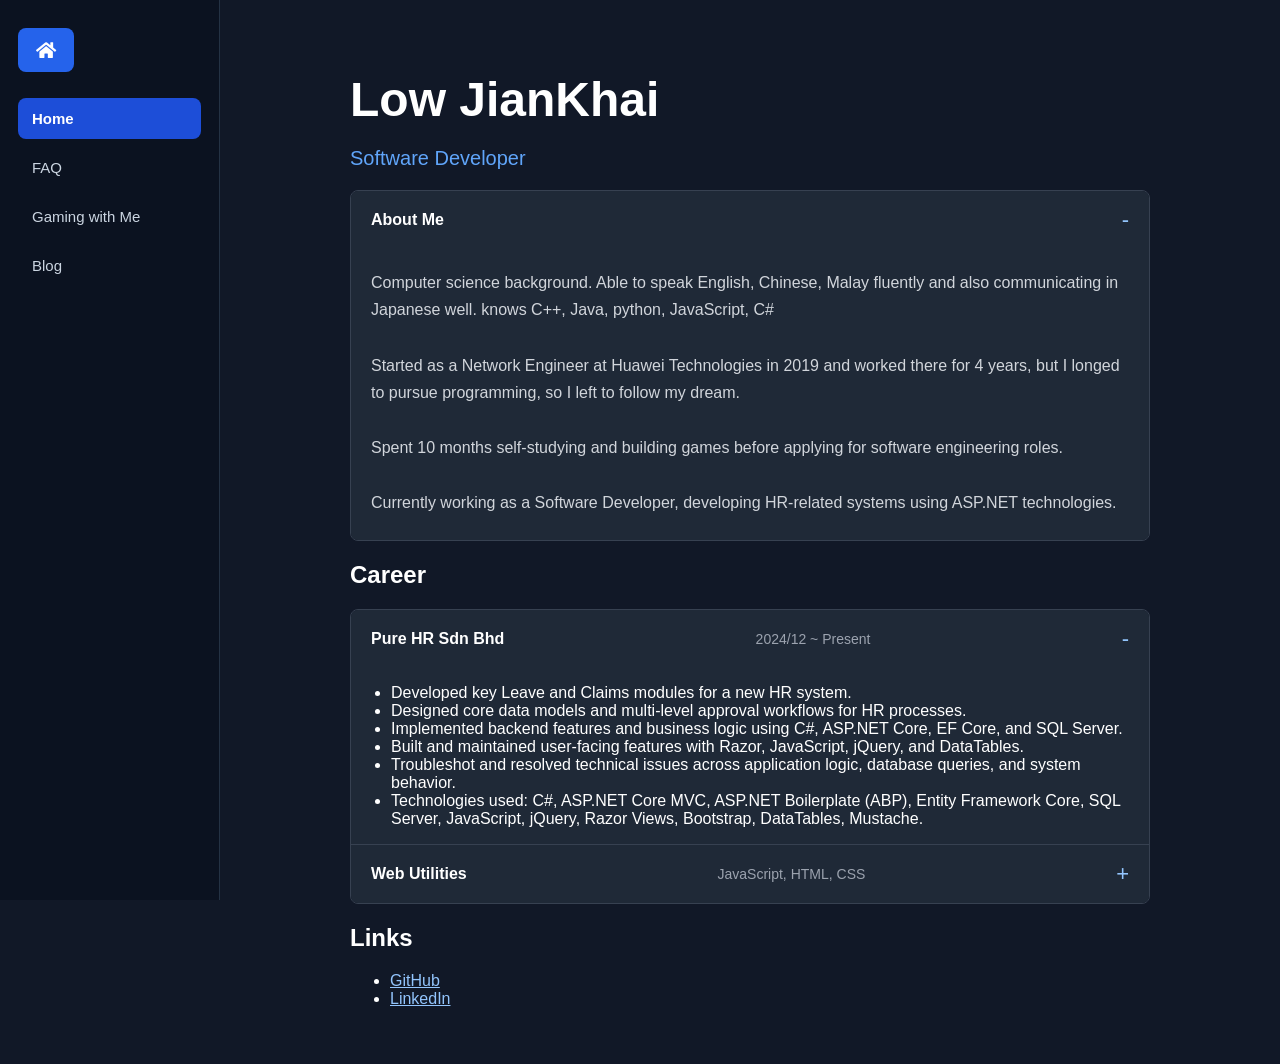
<file: index.html>
<!DOCTYPE html>
<html lang="en">
<head>
    <meta charset="UTF-8">
    <meta name="viewport" content="width=device-width, initial-scale=1.0">
    <title>Low JianKhai</title>
    <link rel="stylesheet" href="https://cdnjs.cloudflare.com/ajax/libs/font-awesome/5.15.4/css/all.min.css">
    <link rel="stylesheet" href="style.css">
</head>
<body>
    <nav class="side-nav" aria-label="Primary navigation">
        <a class="nav-brand" href="index.html">
            <i class="fas fa-home"></i>
        </a>
        <a class="nav-link active" href="index.html">Home</a>
        <a class="nav-link" href="faq.html">FAQ</a>
        <a class="nav-link" href="gaming.html">Gaming with Me</a>
        <a class="nav-link" href="blog.html">Blog</a>
    </nav>

    <div class="container">
        <h1>Low JianKhai</h1>

        <p class="subtitle">
            Software Developer
        </p>

        <div class="accordion">
            <details class="accordion-item" open>
                <summary>
                    <span>About Me</span>
                </summary>
                <p>
                    Computer science background. Able to speak English, Chinese, Malay fluently and also communicating in Japanese well.
                    knows C++, Java, python, JavaScript, C#
                </p>
                <p>Started as a Network Engineer at Huawei Technologies in 2019 and worked there for 4 years, but I longed to pursue programming, so I left to follow my dream.</p>
                <p>Spent 10 months self-studying and building games before applying for software engineering roles.</p>
                <p>Currently working as a Software Developer, developing HR-related systems using ASP.NET technologies.</p>
            </details>
        </div>

        <h2>Career</h2>

        <div class="accordion">
            <details class="accordion-item" open>
                <summary>
                    <span>Pure HR Sdn Bhd</span>
                    <span class="summary-meta">2024/12 ~ Present</span>
                </summary>
                <ul>
                    <li>Developed key Leave and Claims modules for a new HR system.</li>
                    <li>Designed core data models and multi-level approval workflows for HR processes.</li>
                    <li>Implemented backend features and business logic using C#, ASP.NET Core, EF Core, and SQL Server.</li>
                    <li>Built and maintained user-facing features with Razor, JavaScript, jQuery, and DataTables.</li>
                    <li>Troubleshot and resolved technical issues across application logic, database queries, and system behavior.</li>
                    <li>
                        Technologies used: C#, ASP.NET Core MVC, ASP.NET Boilerplate (ABP), Entity Framework Core,
                        SQL Server, JavaScript, jQuery, Razor Views, Bootstrap, DataTables, Mustache.
                    </li>
                </ul>
            </details>

            <details class="accordion-item">
                <summary>
                    <span>Web Utilities</span>
                    <span class="summary-meta">JavaScript, HTML, CSS</span>
                </summary>
                <p>
                    Focused browser-based tools and lightweight interfaces built for clarity,
                    speed, and practical use.
                </p>
            </details>
        </div>

        <h2>Links</h2>

        <ul>
            <li>
                <a href="https://github.com/yuuki5267">
                    GitHub
                </a>
            </li>
            <li>
                <a href="https://www.linkedin.com/in/jiankhai-low-479344166/">
                    LinkedIn
                </a>
            </li>
        </ul>
        </div>
</body>
</html>
</file>
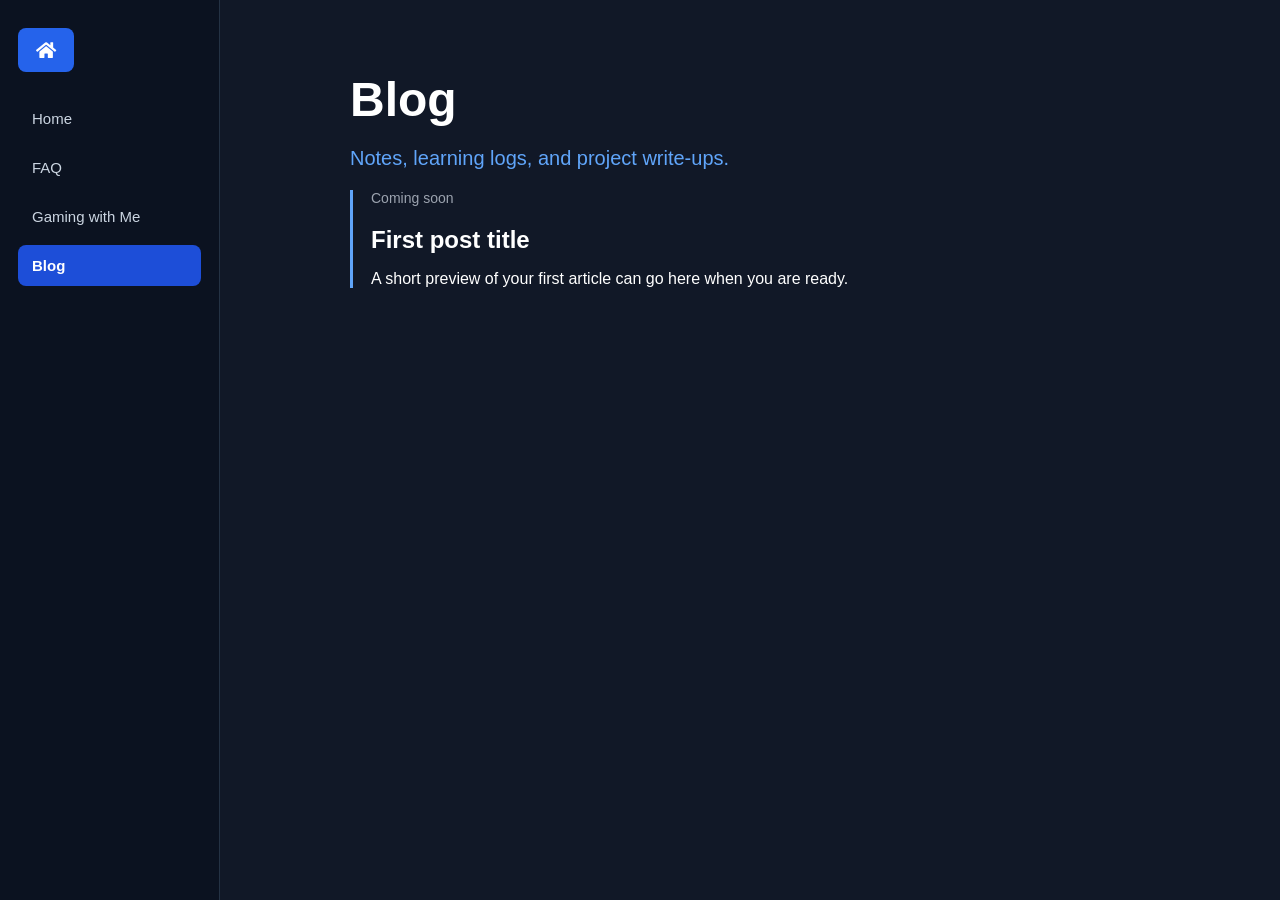
<file: blog.html>
<!DOCTYPE html>
<html lang="en">
<head>
    <meta charset="UTF-8">
    <meta name="viewport" content="width=device-width, initial-scale=1.0">
    <title>Blog | Low JianKhai</title>
    <link rel="stylesheet" href="https://cdnjs.cloudflare.com/ajax/libs/font-awesome/5.15.4/css/all.min.css">
    <link rel="stylesheet" href="style.css">
</head>
<body>
    <nav class="side-nav" aria-label="Primary navigation">
        <a class="nav-brand" href="index.html">
            <i class="fas fa-home"></i>
        </a>
        <a class="nav-link" href="index.html">Home</a>
        <a class="nav-link" href="faq.html">FAQ</a>
        <a class="nav-link" href="gaming.html">Gaming with Me</a>
        <a class="nav-link active" href="blog.html">Blog</a>
    </nav>

    <div class="container">
        <h1>Blog</h1>

        <p class="subtitle">
            Notes, learning logs, and project write-ups.
        </p>

        <div class="post-list">
            <article class="post-preview">
                <p class="post-date">Coming soon</p>
                <h2>First post title</h2>
                <p>
                    A short preview of your first article can go here when you are ready.
                </p>
            </article>
        </div>
    </div>
</body>
</html>
</file>
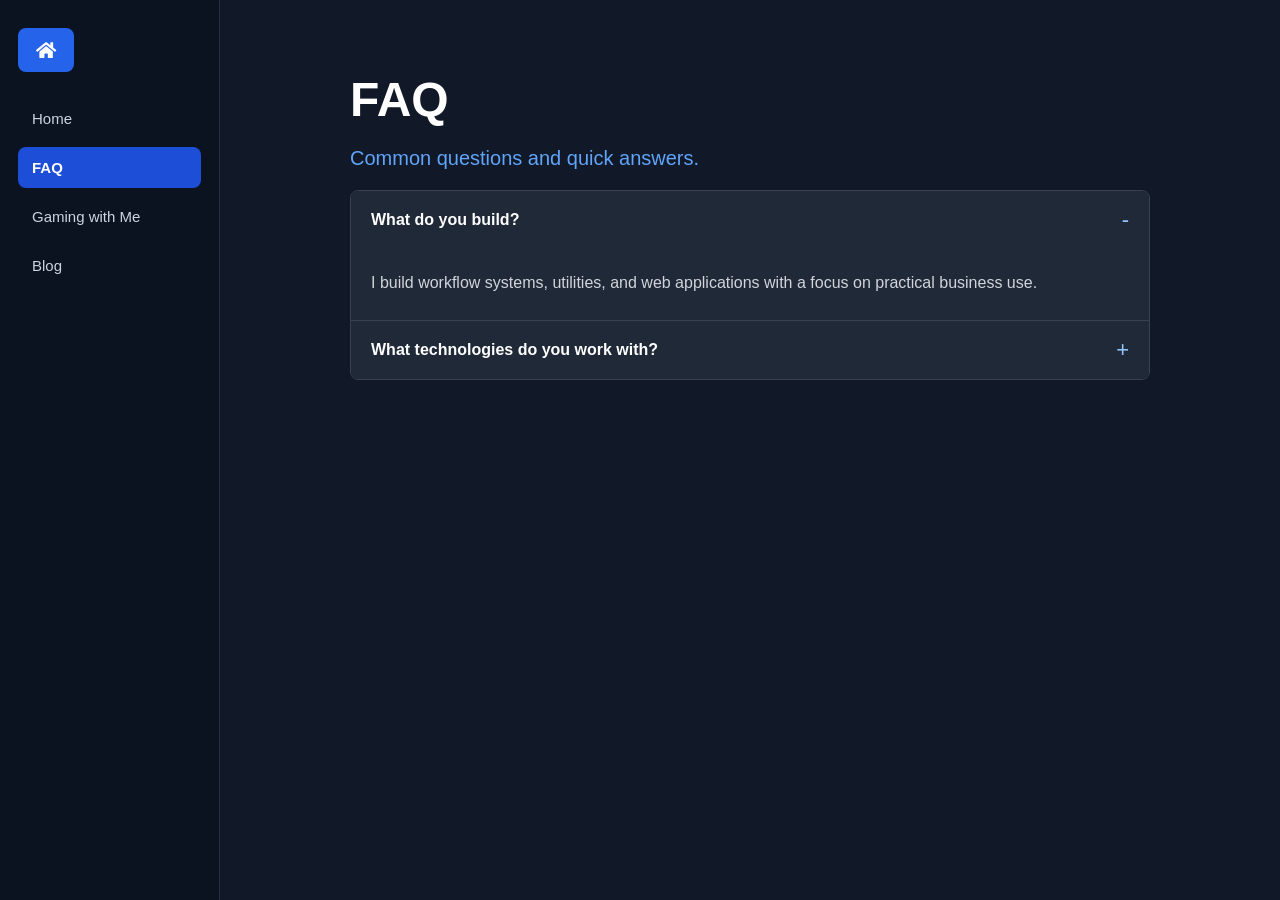
<file: faq.html>
<!DOCTYPE html>
<html lang="en">
<head>
    <meta charset="UTF-8">
    <meta name="viewport" content="width=device-width, initial-scale=1.0">
    <title>FAQ | Low JianKhai</title>
    <link rel="stylesheet" href="https://cdnjs.cloudflare.com/ajax/libs/font-awesome/5.15.4/css/all.min.css">
    <link rel="stylesheet" href="style.css">
</head>
<body>
    <nav class="side-nav" aria-label="Primary navigation">
        <a class="nav-brand" href="index.html">
            <i class="fas fa-home"></i>
        </a>
        <a class="nav-link" href="index.html">Home</a>
        <a class="nav-link active" href="faq.html">FAQ</a>
        <a class="nav-link" href="gaming.html">Gaming with Me</a>
        <a class="nav-link" href="blog.html">Blog</a>
    </nav>

    <div class="container">
        <h1>FAQ</h1>

        <p class="subtitle">
            Common questions and quick answers.
        </p>

        <div class="accordion">
            <details class="accordion-item" open>
                <summary>
                    <span>What do you build?</span>
                </summary>
                <p>
                    I build workflow systems, utilities, and web applications with a focus on
                    practical business use.
                </p>
            </details>

            <details class="accordion-item">
                <summary>
                    <span>What technologies do you work with?</span>
                </summary>
                <p>
                    ASP.NET Core, EF Core, SQL Server, JavaScript, HTML, and CSS.
                </p>
            </details>
        </div>
    </div>
</body>
</html>
</file>
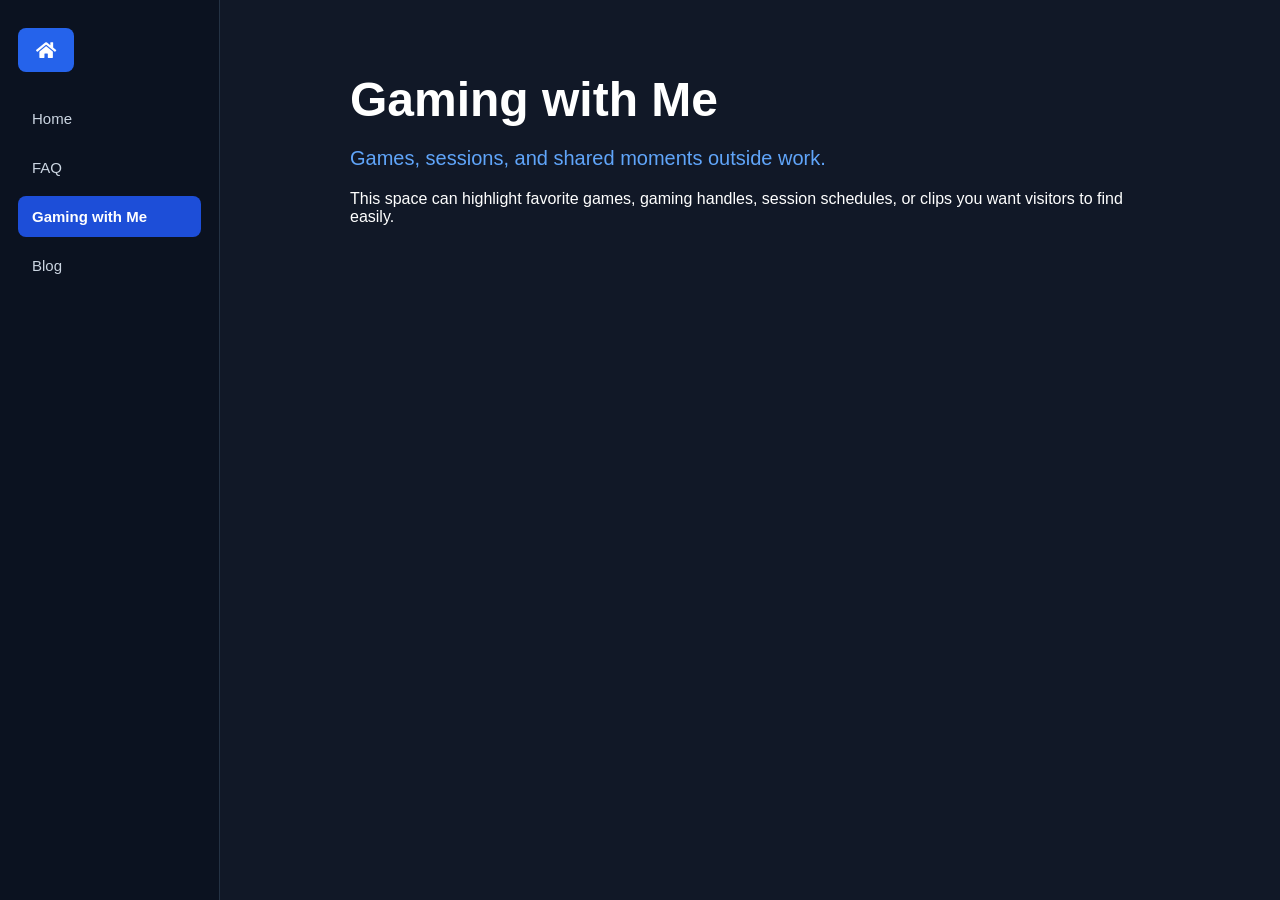
<file: gaming.html>
<!DOCTYPE html>
<html lang="en">
<head>
    <meta charset="UTF-8">
    <meta name="viewport" content="width=device-width, initial-scale=1.0">
    <title>Gaming with Me | Minori</title>
    <link rel="stylesheet" href="https://cdnjs.cloudflare.com/ajax/libs/font-awesome/5.15.4/css/all.min.css">
    <link rel="stylesheet" href="style.css">
</head>
<body>
    <nav class="side-nav" aria-label="Primary navigation">
        <a class="nav-brand" href="index.html">
            <i class="fas fa-home"></i>
        </a>
        <a class="nav-link" href="index.html">Home</a>
        <a class="nav-link" href="faq.html">FAQ</a>
        <a class="nav-link active" href="gaming.html">Gaming with Me</a>
        <a class="nav-link" href="blog.html">Blog</a>
    </nav>

    <div class="container">
        <h1>Gaming with Me</h1>

        <p class="subtitle">
            Games, sessions, and shared moments outside work.
        </p>

        <p>
            This space can highlight favorite games, gaming handles, session schedules,
            or clips you want visitors to find easily.
        </p>
    </div>
</body>
</html>
</file>
<file: style.css>
body {
    font-family: Arial, sans-serif;
    background: #111827;
    color: white;
    margin: 0;
    padding: 40px;
    padding-left: 260px;
}

.container {
    max-width: 800px;
    margin: auto;
}

.side-nav {
    background: #0b1220;
    border-right: 1px solid #243244;
    bottom: 0;
    box-sizing: border-box;
    display: flex;
    flex-direction: column;
    gap: 8px;
    left: 0;
    padding: 28px 18px;
    position: fixed;
    top: 0;
    width: 220px;
    z-index: 10;
}

.nav-brand {
    align-items: center;
    background: #2563eb;
    border-radius: 8px;
    color: white;
    display: inline-flex;
    font-size: 18px;
    font-weight: 700;
    height: 44px;
    justify-content: center;
    margin-bottom: 18px;
    text-decoration: none;
    width: 56px;
}

.nav-link {
    border-radius: 8px;
    color: #cbd5e1;
    font-size: 15px;
    padding: 12px 14px;
    text-decoration: none;
    transition: background 160ms ease, color 160ms ease, transform 160ms ease;
}

.nav-link:hover,
.nav-link:focus-visible {
    background: #1f2937;
    color: white;
    transform: translateX(3px);
}

.nav-link:focus-visible {
    outline: 2px solid #60a5fa;
    outline-offset: 2px;
}

.nav-link.active {
    background: #1d4ed8;
    color: white;
    font-weight: 700;
}

h1 {
    font-size: 48px;
    margin-bottom: 10px;
}

.subtitle {
    color: #60a5fa;
    font-size: 20px;
}

.accordion {
    border: 1px solid #374151;
    border-radius: 8px;
    overflow: hidden;
    margin-top: 16px;
}

.accordion-item {
    background: #1f2937;
    border-bottom: 1px solid #374151;
}

.accordion-item:last-child {
    border-bottom: 0;
}

.accordion-item summary {
    align-items: center;
    cursor: pointer;
    display: flex;
    gap: 16px;
    justify-content: space-between;
    list-style: none;
    padding: 18px 20px;
    position: relative;
}

.accordion-item summary span:first-child {
    font-weight: 700;
}

.accordion-item summary::-webkit-details-marker {
    display: none;
}

.accordion-item summary::after {
    color: #93c5fd;
    content: "+";
    flex: 0 0 auto;
    font-size: 22px;
    line-height: 1;
}

.accordion-item[open] summary::after {
    content: "-";
}

.accordion-item summary:hover,
.accordion-item summary:focus-visible {
    background: #273244;
}

.accordion-item summary:focus-visible {
    outline: 2px solid #60a5fa;
    outline-offset: -2px;
}

.summary-meta {
    color: #9ca3af;
    font-size: 14px;
    font-weight: normal;
    text-align: right;
}

.accordion-item p {
    color: #d1d5db;
    line-height: 1.7;
    margin: 0;
    padding: 14px 20px;
}

    .accordion-item p:first-of-type {
        padding-top: 20px;
    }

    .accordion-item p:last-of-type {
        padding-bottom: 24px;
    }

.post-list {
    margin-top: 20px;
}

.post-preview {
    border-left: 3px solid #60a5fa;
    padding-left: 18px;
}

.post-preview h2 {
    font-size: 24px;
    margin-bottom: 8px;
}

.post-date {
    color: #9ca3af;
    font-size: 14px;
    margin-bottom: 0;
}

@media (max-width: 600px) {
    body {
        padding: 112px 24px 24px;
    }

    .side-nav {
        border-bottom: 1px solid #243244;
        border-right: 0;
        bottom: auto;
        flex-direction: row;
        gap: 6px;
        overflow-x: auto;
        padding: 14px;
        width: 100%;
    }

    .nav-brand {
        flex: 0 0 48px;
        height: 40px;
        margin-bottom: 0;
        width: 48px;
    }

    .nav-link {
        flex: 0 0 auto;
        padding: 11px 12px;
        white-space: nowrap;
    }

    .nav-link:hover,
    .nav-link:focus-visible {
        transform: translateY(-2px);
    }

    .accordion-item summary {
        align-items: flex-start;
        flex-direction: column;
        gap: 6px;
    }

    .accordion-item summary::after {
        position: absolute;
        right: 20px;
    }

    .summary-meta {
        padding-right: 28px;
        text-align: left;
    }
}

a {
    color: #93c5fd;
}
</file>
